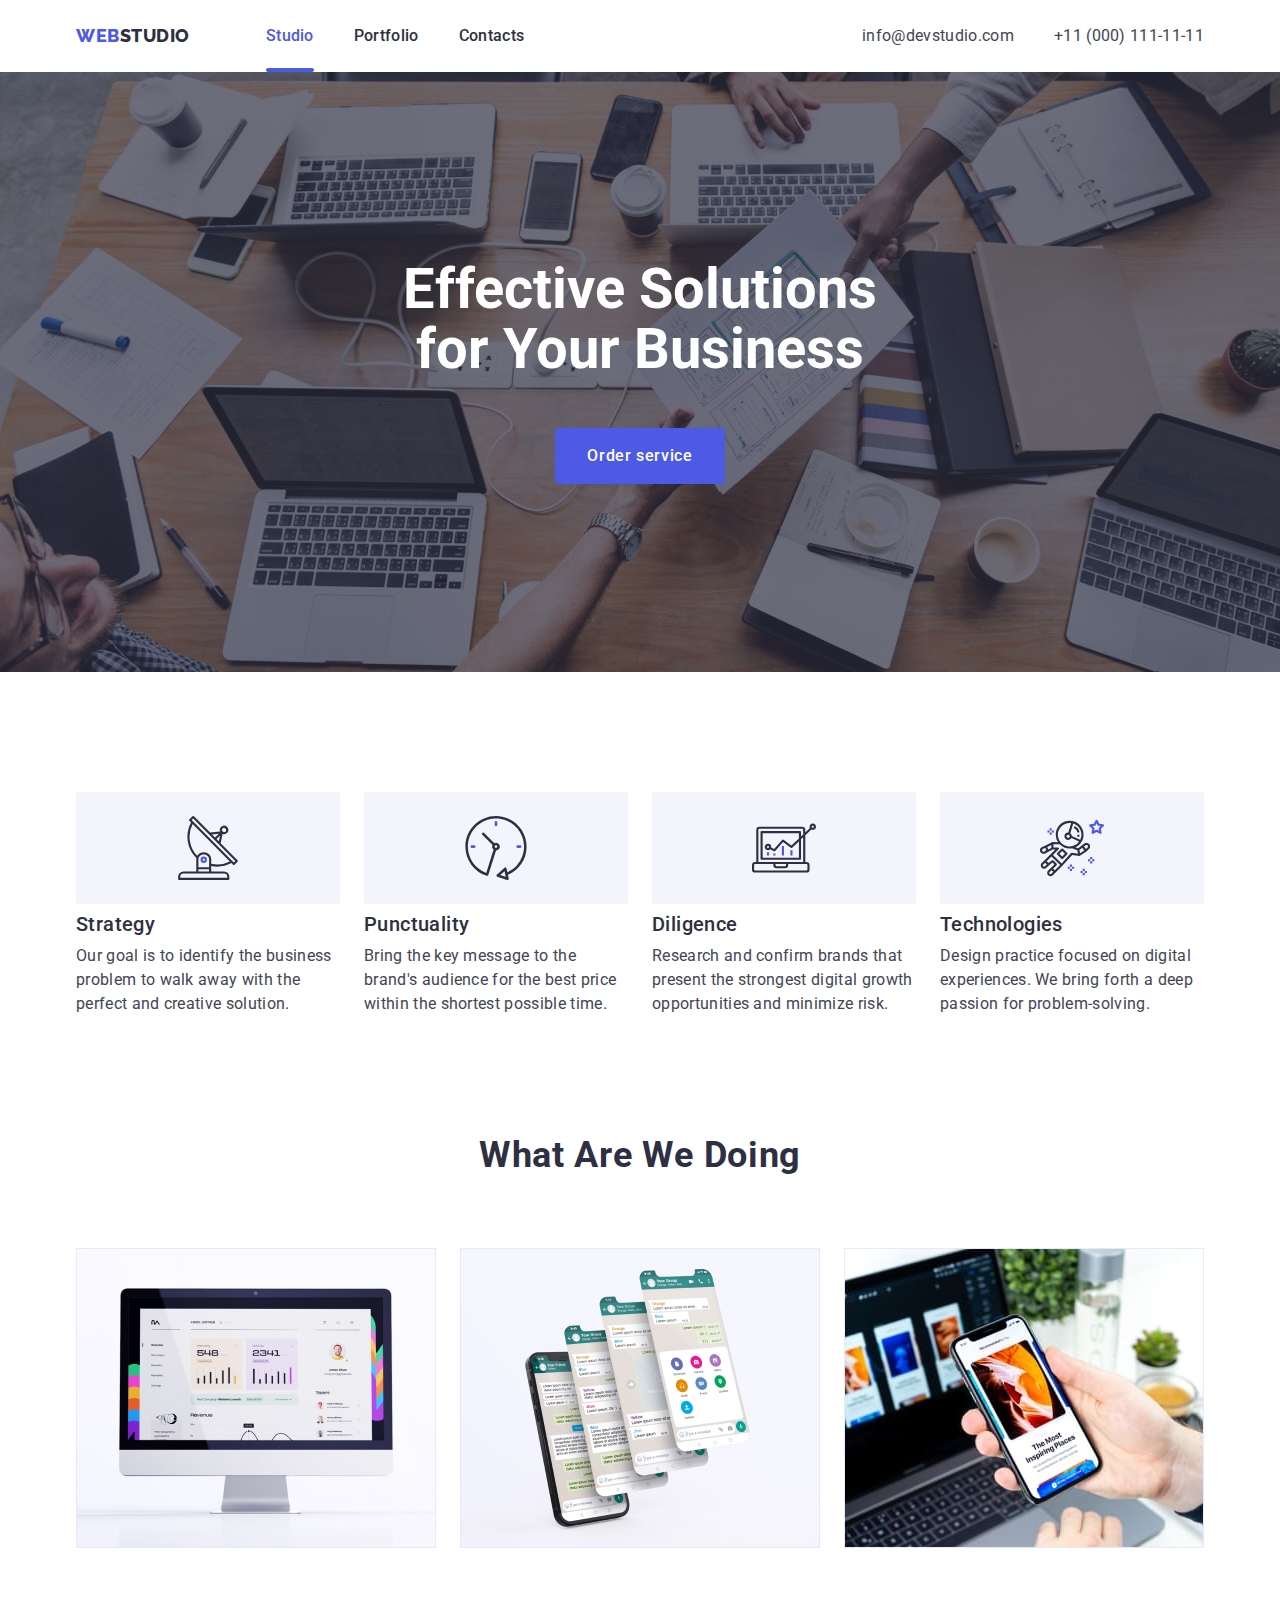
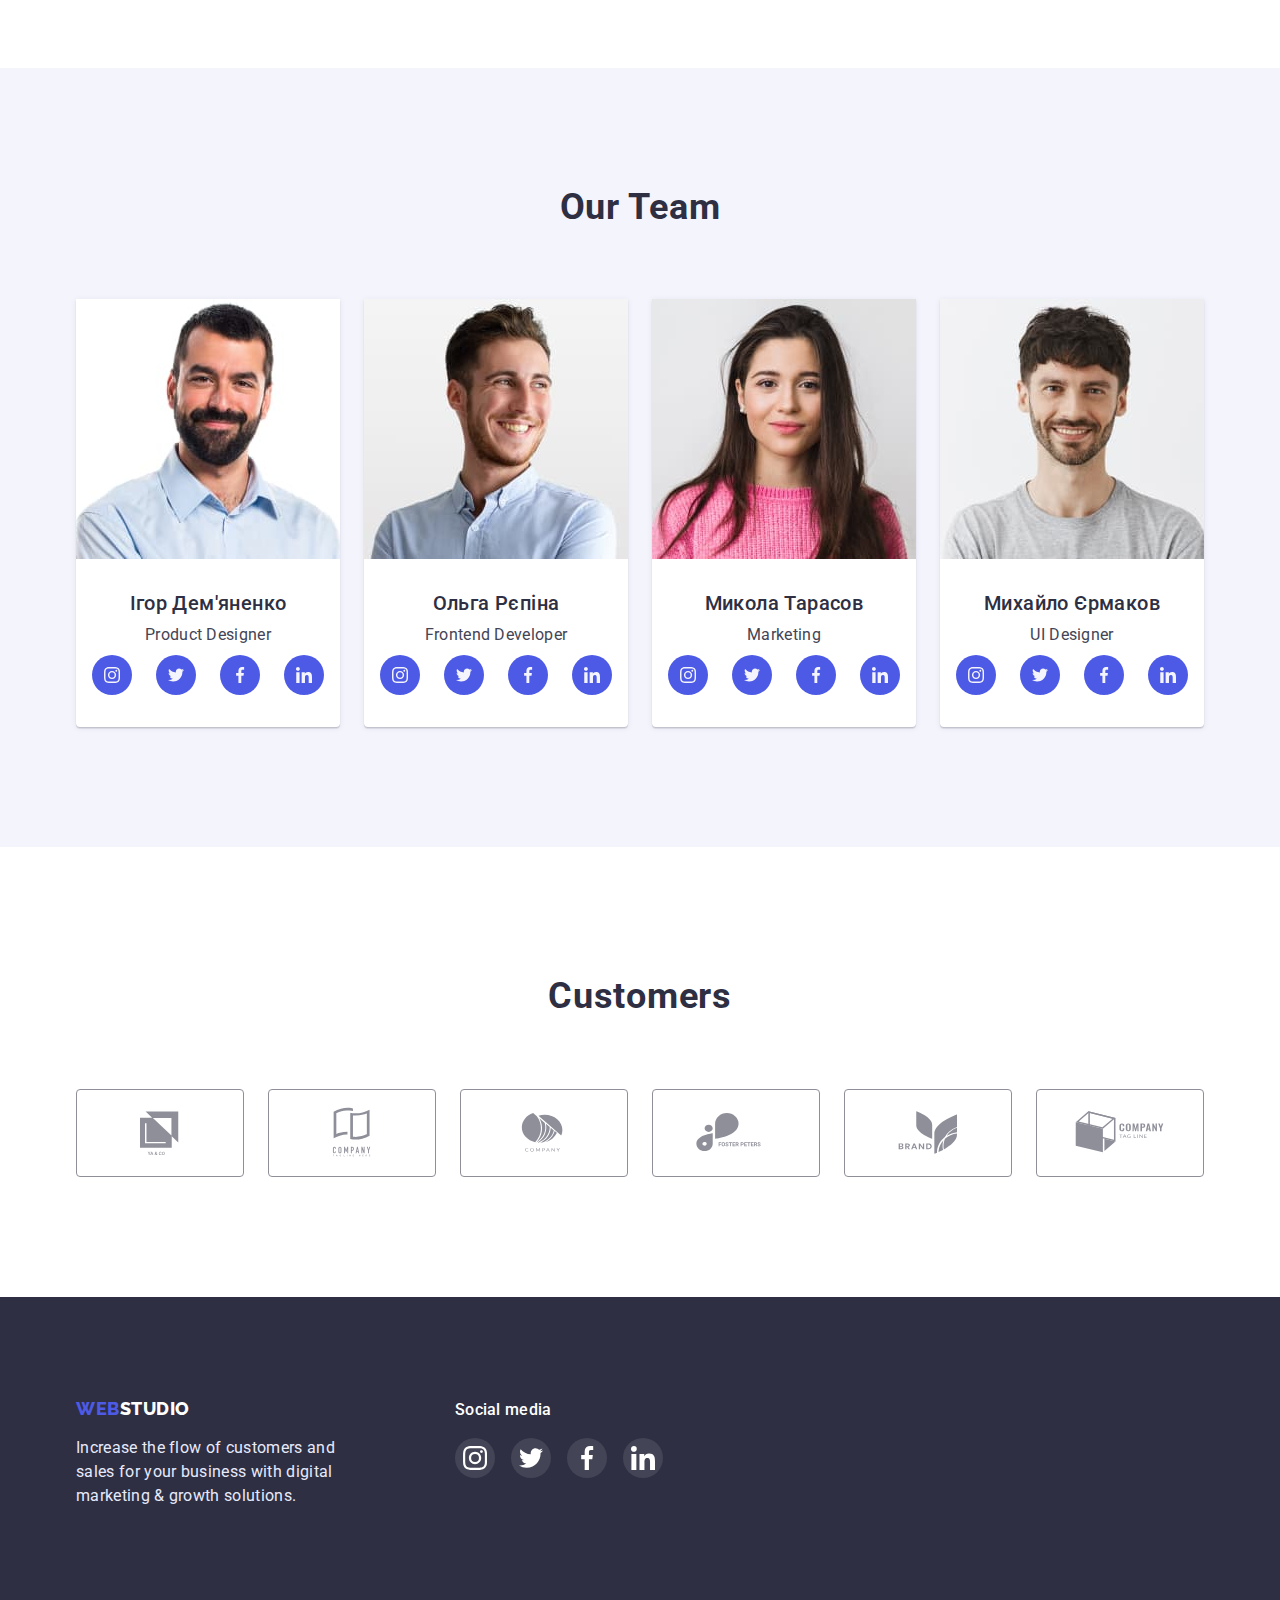
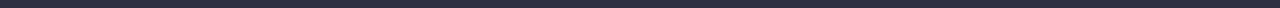
<file: index.html>
<!DOCTYPE html>
<html lang="en">

<head>
    <meta charset="UTF-8">
    <meta http-equiv="X-UA-Compatible" content="IE=edge">
    <meta name="viewport" content="width=device-width, initial-scale=1.0">
    <title>Studio</title>

    <!-- Fonts -->
    <link rel="preconnect" href="https://fonts.googleapis.com">
    <link rel="preconnect" href="https://fonts.gstatic.com" crossorigin>
    <link href="https://fonts.googleapis.com/css2?family=Raleway:wght@800&family=Roboto:wght@400;500;700;900&display=swap" rel="stylesheet">
    
    <!-- Normalize -->
    <link rel="stylesheet" href="https://cdnjs.cloudflare.com/ajax/libs/modern-normalize/1.1.0/modern-normalize.min.css">

    <!-- Custom styles -->
    <link rel="stylesheet" href="./css/styles.css"> 

</head>

<body class="body">
    <header class="header">
        <div class="header-container container">
            <a 
                href="#" 
                class="logo">
                WEB<span class="logo-dark">STUDIO</span>
            </a> 
            <nav>
            <ul class="nav-list">
                <li class="nav-item-underline">
                <a href="./index.html" 
                class="nav-link studio">Studio</a>
                </li>
                <li class="nav-item">
                <a href="./portfolio.html" 
                class="nav-link">Portfolio</a>
                </li>
                <li class="nav-item">
                <a href="#" 
                class="nav-link">Contacts</a>
                </li>
            </ul>
            </nav> 
            <ul class="contact-list">
                <li class="contact-item">
                <a href="mailto:info@devstudio.com" 
                class="contact-link">
                info@devstudio.com</a>
                </li>
                <li class="contact-item">
                <a href="tel:+110001111111" 
                class="contact-link">
                +11 (000) 111-11-11</a>
                </li>
            </ul>
        </div>    
    </header>

    <main>
        <section class="hero section">
            <div class="container">
                <h1 class="hero-caption">Effective Solutions for Your Business</h1>
                <button 
                    class="hero-button" 
                    type="button" 
                    name="order-service" data-modal-open>Order service
                </button>  
            </div>    
        </section> 

        <section class="section">
            <div class="container">
                <h2 hidden>Features</h2>
                <ul class="features-list">
                    <li class="features-item">
                        <div class="features-icon">
                            <svg class="icon-feature" width="64" height="64">
                                <use href="./images/icons/icons.svg#icon-antenna"></use>
                            </svg>
                        </div>
                    <h3 class="features-name">Strategy</h3> 
                    <p class="features-description">Our goal is to identify the business
                        problem to walk away with the perfect and creative solution.</p>
                    </li>
                    <li class="features-item">
                        <div class="features-icon">
                            <svg class="icon-feature" width="64" height="64">
                                <use href="./images/icons/icons.svg#icon-clock"></use>
                            </svg>
                        </div>
                    <h3 class="features-name">Punctuality</h3>
                    <p class="features-description">Bring the key message to the brand's audience for the best price within the shortest possible time.</p>
                    </li>
                    <li class="features-item">
                        <div class="features-icon">
                            <svg class="icon-feature" width="64" height="64">
                                <use href="./images/icons/icons.svg#icon-diagram"></use>
                            </svg>
                        </div>
                    <h3 class="features-name">Diligence</h3>
                    <p class="features-description">Research and confirm brands that present the strongest digital growth opportunities and minimize risk.</p>
                    </li>
                    <li class="features-item">
                        <div class="features-icon">
                            <svg class="icon-feature" width="64" height="64">
                                <use href="./images/icons/icons.svg#icon-astronaut"></use>
                            </svg>
                        </div>
                    <h3 class="features-name">Technologies</h3>
                    <p class="features-description">Design practice focused on digital experiences. We bring forth a deep passion for problem-solving.</p>
                    </li>
                </ul>
            </div>    
        </section> 

        <section class="work">
            <div class="container">
                <h2 class="work-caption">what are we doing</h2>
                <ul class="work-list">
                    <li class="work-item">  
                    <img src="./images/work/img1.jpg" 
                    alt="Сайт" 
                    width="360"
                    height="300" 
                    class="work-img">
                    </li>
                    <li class="work-item">  
                    <img src="./images/work/img2.jpg" 
                    alt="Розробка мобільних додатків" 
                    width="360"
                    height="300" 
                    class="work-img">
                    </li>
                    <li class="work-item">  
                    <img src="./images/work/img3.jpg" 
                    alt="Дизайн" 
                    width="360"
                    height="300" 
                    class="work-img">          
                    </li>
                </ul>
            </div>       
        </section> 

        <section class="team section">
            <div class="container">
                <h2 class="team-caption">Our Team</h2> 
                <ul class="team-list">
                    <li class="team-card">  
                    <img src="./images/team/img1.jpg" 
                    alt="Чоловік з бородою усміхається у блакитній сорочці" 
                    width="264"
                    height="260"
                    class="team-card-img">           
                    <div class="team-text">         
                        <h3 class="team-member">Ігор Дем'яненко</h3>
                        <p class="team-occupation">Product Designer</p>
                        <ul class="team-social-list">
                            <li class="team-social-item">                                         
                                <a href="https://www.instagram.com" class="social-link">
                                    <svg class="icon-social" width="16" height="16">
                                        <use href="./images/icons/icons.svg#icon-instagram"></use>
                                    </svg>
                                </a>
                            </li>
                            <li class="team-social-item">                        
                                <a href="https://www.twitter.com" class="social-link">
                                    <svg class="icon-social" width="16" height="16">
                                        <use href="./images/icons/icons.svg#icon-twitter"></use>
                                    </svg>
                                </a>                        
                            </li>
                            <li class="team-social-item">                      
                                <a href="https://www.facebook.com" class="social-link">
                                    <svg class="icon-social" width="16" height="16">
                                        <use href="./images/icons/icons.svg#icon-facebook"></use>
                                    </svg>
                                </a>                       
                            </li>
                            <li class="team-social-item">                       
                                <a href="https://www.lindedin.com" class="social-link">
                                    <svg class="icon-social" width="16" height="16">
                                        <use href="./images/icons/icons.svg#icon-linkedin"></use>
                                    </svg>
                                </a>
                            </li>                       
                        </ul>   
                    </div>
                    </li>
                    <li class="team-card">  
                    <img src="./images/team/img2.jpg" 
                    alt="Хлопець усміхається у голубій футболці" 
                    width="264"
                    height="260" 
                    class="team-card-img">
                    <div class="team-text">         
                        <h3 class="team-member">Ольга Рєпіна</h3>
                        <p class="team-occupation">Frontend Developer</p>
                        <ul class="team-social-list">
                            <li class="team-social-item">                                    
                                <a  href="https://www.instagram.com" class="social-link">
                                    <svg class="icon-social" width="16" height="16">
                                        <use href="./images/icons/icons.svg#icon-instagram"></use>
                                    </svg>
                                </a>
                            </li>
                            <li class="team-social-item">                        
                                <a href="https://www.twitter.com" class="social-link">
                                    <svg class="icon-social" width="16" height="16">
                                        <use href="./images/icons/icons.svg#icon-twitter"></use>
                                    </svg>
                                </a>                        
                            </li>
                            <li class="team-social-item">                      
                                <a href="https://www.facebook.com" class="social-link">
                                    <svg class="icon-social" width="16" height="16">
                                        <use href="./images/icons/icons.svg#icon-facebook"></use>
                                    </svg>
                                </a>                       
                            </li>
                            <li class="team-social-item">                       
                                <a href="https://www.lindedin.com" class="social-link">
                                    <svg class="icon-social" width="16" height="16">
                                        <use href="./images/icons/icons.svg#icon-linkedin"></use>
                                    </svg>
                                </a>
                            </li>                       
                        </ul>   
                    </div>
                    </li>
                    <li class="team-card">  
                    <img src="./images/team/img3.jpg" 
                    alt="Дівчина усміхається у розовій кофтині" 
                    width="264" 
                    height="260"
                    class="team-card-img">
                    <div class="team-text">         
                        <h3 class="team-member">Микола Тарасов</h3>
                        <p class="team-occupation">Marketing</p>
                        <ul class="team-social-list">
                            <li class="team-social-item">                                        
                                <a  href="https://www.instagram.com" class="social-link">
                                    <svg class="icon-social" width="16" height="16">
                                        <use href="./images/icons/icons.svg#icon-instagram"></use>
                                    </svg>
                                </a>
                            </li>
                            <li class="team-social-item">                        
                                <a href="https://www.twitter.com" class="social-link">
                                    <svg class="icon-social" width="16" height="16">
                                        <use href="./images/icons/icons.svg#icon-twitter"></use>
                                    </svg>
                                </a>                        
                            </li>
                            <li class="team-social-item">                      
                                <a href="https://www.facebook.com" class="social-link">
                                    <svg class="icon-social" width="16" height="16">
                                        <use href="./images/icons/icons.svg#icon-facebook"></use>
                                    </svg>
                                </a>                       
                            </li>
                            <li class="team-social-item">                       
                                <a href="https://www.lindedin.com" class="social-link">
                                    <svg class="icon-social" width="16" height="16">
                                        <use href="./images/icons/icons.svg#icon-linkedin"></use>
                                    </svg>
                                </a>
                            </li>                       
                        </ul>   
                    </div>
                    </li>
                    <li class="team-card">  
                    <img src="./images/team/img4.jpg" 
                    alt="Чоловік усміхається у сірій футболці" 
                    width="264"
                    height="260" 
                    class="team-card-img">
                    <div class="team-text">         
                        <h3 class="team-member">Михайло Єрмаков</h3>
                        <p class="team-occupation">UI Designer</p>
                        <ul class="team-social-list">
                            <li class="team-social-item">                                        
                                <a  href="https://www.instagram.com" class="social-link">
                                    <svg class="icon-social" width="16" height="16">
                                        <use href="./images/icons/icons.svg#icon-instagram"></use>
                                    </svg>
                                </a>
                            </li>
                            <li class="team-social-item">                        
                                <a href="https://www.twitter.com" class="social-link">
                                    <svg class="icon-social" width="16" height="16">
                                        <use href="./images/icons/icons.svg#icon-twitter"></use>
                                    </svg>
                                </a>                        
                            </li>
                            <li class="team-social-item">                      
                                <a href="https://www.facebook.com" class="social-link">
                                    <svg class="icon-social" width="16" height="16">
                                        <use href="./images/icons/icons.svg#icon-facebook"></use>
                                    </svg>
                                </a>                       
                            </li>
                            <li class="team-social-item">                       
                                <a href="https://www.lindedin.com" class="social-link">
                                    <svg class="icon-social" width="16" height="16">
                                        <use href="./images/icons/icons.svg#icon-linkedin"></use>
                                    </svg>
                                </a>
                            </li>                       
                        </ul>   
                    </div>
                </ul>
            </div>
        </section>

        <section class="clients">
            <div class="container">
                <h2 class="clients-caption">Customers</h2>
                <ul class="clients-list">
                    <li class="clients-item">
                        <a href="#" class="clients-link">
                            <svg class="icon-clients" width="104" height="56">
                            <use href="./images/icons/icons.svg#icon-logo"></use>
                            </svg>
                        </a>
                    </li>
                    <li class="clients-item">
                        <a href="#" class="clients-link">
                            <svg class="icon-clients" width="104" height="56">
                            <use href="./images/icons/icons.svg#icon-logo2"></use>
                            </svg>
                        </a>
                    </li>
                    <li class="clients-item">
                        <a href="#" class="clients-link">
                            <svg class="icon-clients" width="104" height="56">
                            <use href="./images/icons/icons.svg#icon-logo3"></use>
                            </svg>
                        </a>
                    </li>
                    <li class="clients-item">
                        <a href="#" class="clients-link">
                            <svg class="icon-clients" width="104" height="56">
                            <use href="./images/icons/icons.svg#icon-logo4"></use>
                            </svg>
                        </a>
                    </li>
                    <li class="clients-item">
                        <a href="#" class="clients-link">
                            <svg class="icon-clients" width="104" height="56">
                            <use href="./images/icons/icons.svg#icon-logo5"></use>
                            </svg>
                        </a>
                    </li>
                    <li class="clients-item">
                        <a href="#" class="clients-link">
                            <svg class="icon-clients" width="104" height="56">
                            <use href="./images/icons/icons.svg#icon-logo6"></use>
                            </svg>
                        </a>
                    </li>
                </ul>
            </div> 
        </section>
    </main>

    <footer class="footer">
        <div class="footer-container container">
            <div class="footer-wrap">
                <a href="./index.html" 
                    class="footer-logo">
                    WEB<span class="footer-logo-white">STUDIO</span>
                </a>
                <p class="footer-text">Increase the flow of customers and <br>sales for your business with digital<br> marketing & growth solutions.</p>
            </div>
            <div class="footer-social">
                <p class="footer-subscribe-text">Social media</p>
                <ul class="footer-icon-list">
                    <li>
                        <a  class="footer-social-link" href="https://www.instagram.com">
                            <svg class="footer-icon-social" width="24" height="24">
                                <use href="./images/icons/icons.svg#icon-instagram"></use>
                            </svg>
                        </a>
                    </li>
                    <li>
                        <a  class="footer-social-link" href="https://www.twitter.com">
                            <svg class="footer-icon-social" width="24" height="24">
                                <use href="./images/icons/icons.svg#icon-twitter"></use>
                            </svg>
                        </a>
                    </li>
                    <li> 
                        <a  class="footer-social-link" href="https://www.facebook.com">
                            <svg class="footer-icon-social" width="24" height="24">
                                <use href="./images/icons/icons.svg#icon-facebook"></use>
                            </svg>
                        </a>
                    </li>
                    <li>  
                        <a  class="footer-social-link" href="https://www.lindedin.com">
                            <svg class="footer-icon-social" width="24" height="24">
                                <use href="./images/icons/icons.svg#icon-linkedin"></use>
                            </svg>
                        </a>
                    </li>
                </ul>
            </div>
        </div>
    </footer>

    <!-- Modal window -->
    <div class="backdrop is-hidden" data-modal>
        <div class="modal">
            <button class="modal-button" type="button" data-modal-close>
            <svg class="modal-button-icon" width="8" height="8">
                <use href="./images/icons/icons.svg#icon-close"></use>
            </svg>
            </button>
        </div>
    </div>
        
    <!-- Scripts -->
    <script src="./js/modal.js"></script>
</body>
</html>
</file>
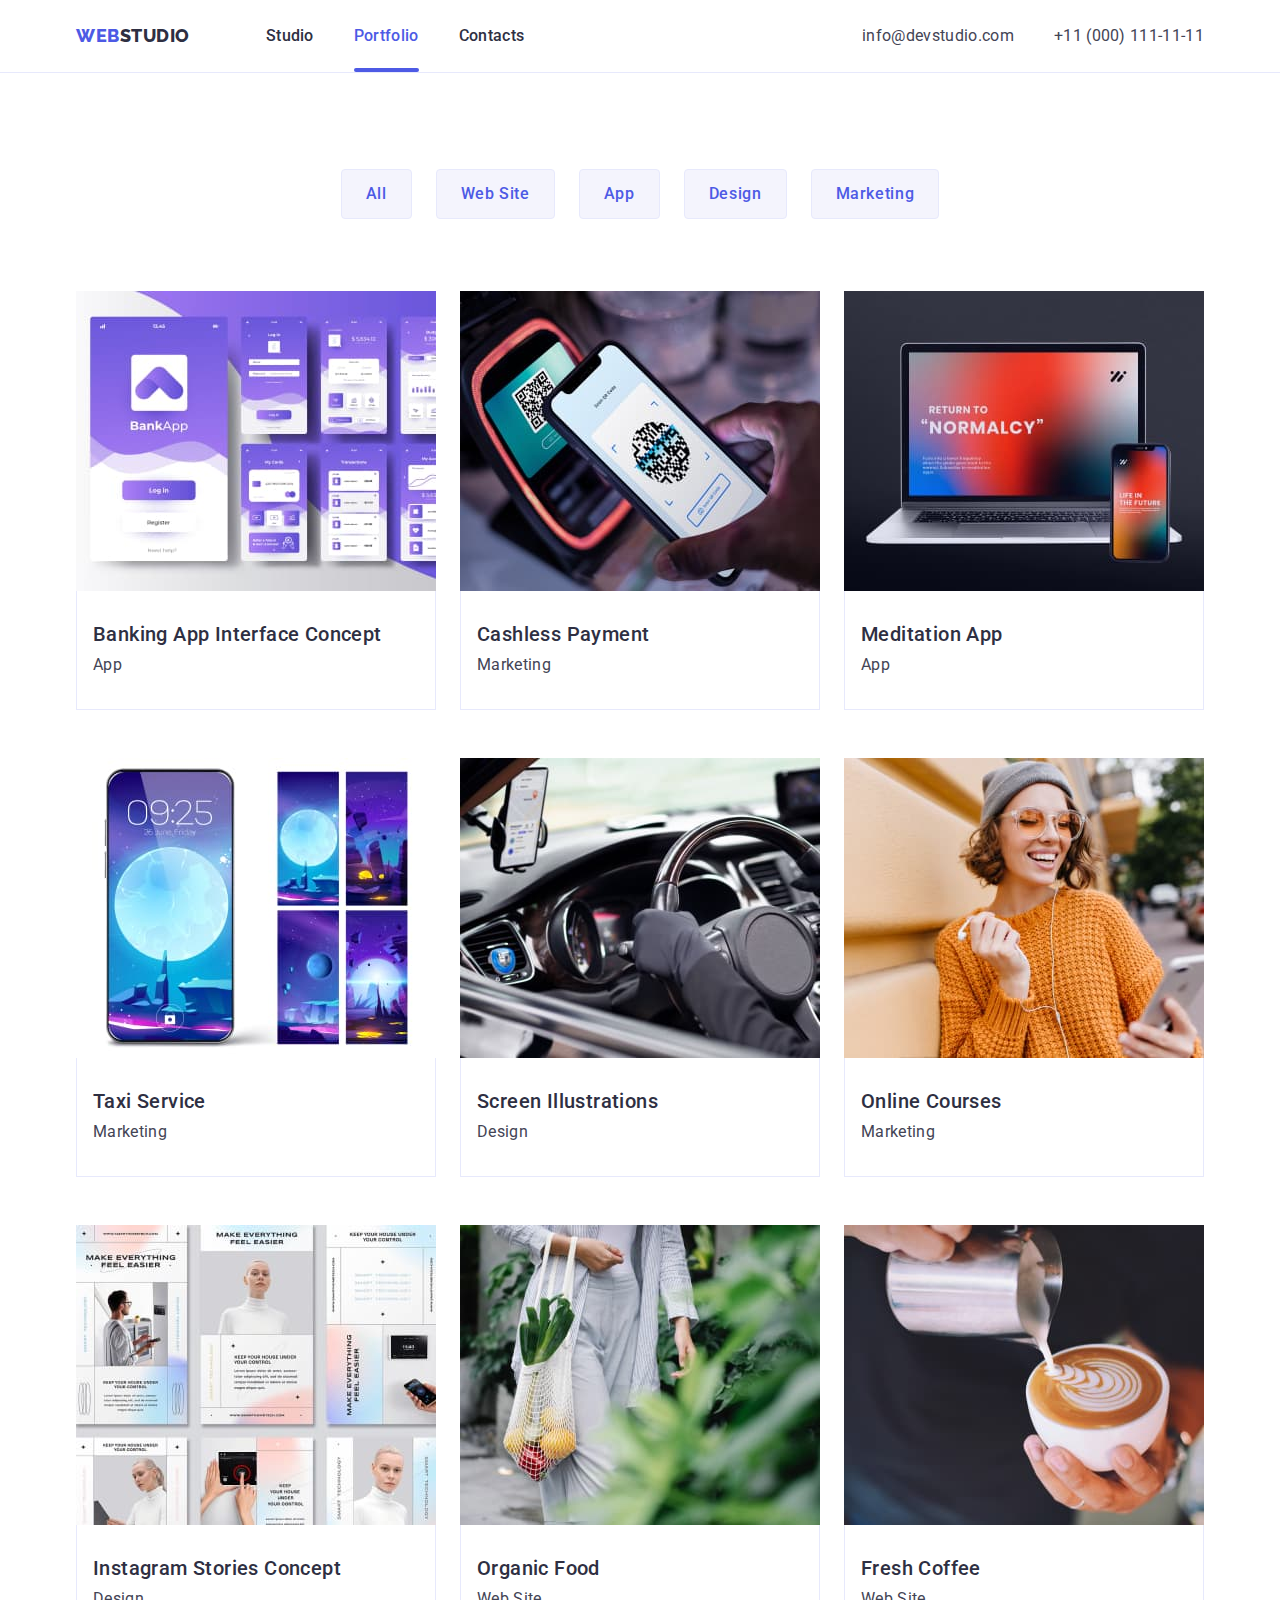
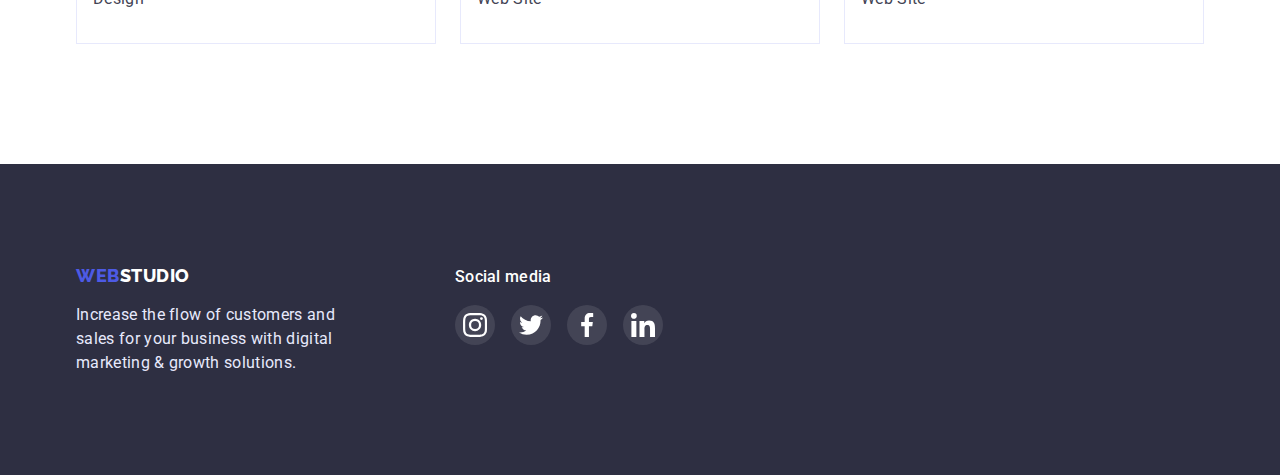
<file: portfolio.html>
<!DOCTYPE html>
<html lang="en">

<head>
    <meta charset="UTF-8">
    <meta http-equiv="X-UA-Compatible" content="IE=edge">
    <meta name="viewport" content="width=device-width, initial-scale=1.0">
    <title>Portfolio</title>

    <!-- Fonts -->
    <link rel="preconnect" href="https://fonts.googleapis.com">
    <link rel="preconnect" href="https://fonts.gstatic.com" crossorigin>
    <link href="https://fonts.googleapis.com/css2?family=Raleway:wght@800&family=Roboto:wght@400;500;700;900&display=swap" rel="stylesheet">
    
    <!-- Normalize -->
    <link rel="stylesheet" href="https://cdnjs.cloudflare.com/ajax/libs/modern-normalize/1.1.0/modern-normalize.min.css">

    <!-- Custom styles -->
    <link rel="stylesheet" href="./css/styles.css"> 

</head>

<body class="body">
    <header class="header portfolio">
        <div class="header-container container">
            <a 
                href="#" 
                class="logo">
                WEB<span class="logo-dark">STUDIO</span>
            </a> 
            <nav>
            <ul class="nav-list">
                <li class="nav-item">
                <a href="./index.html" 
                class="nav-link">Studio</a>
                </li>
                <li class="nav-item-underline">
                <a href="./portfolio.html" 
                class="nav-link portfolio">Portfolio</a>
                </li>
                <li class="nav-item">
                <a href="#" 
                class="nav-link">Contacts</a>
                </li>
            </ul>
            </nav> 
            <ul class="contact-list">
                <li class="contact-item">
                <a href="mailto:info@devstudio.com" 
                class="contact-link">
                info@devstudio.com</a>
                </li>
                <li class="contact-item">
                <a href="tel:+110001111111" 
                class="contact-link">
                +11 (000) 111-11-11</a>
                </li>
            </ul>
        </div>    
    </header>

    <main>
        <section class="main">
            <div class="container">
                <h1 hidden>Портфоліо</h1>
                <ul class="button-list">
                    <li class="button-item">
                    <button type="button" class="button">All</button>
                    </li>
                    <li class="button-item">
                    <button type="button" class="button">Web Site</button>
                    </li>
                    <li class="button-item">
                    <button type="button" class="button">App</button> 
                    </li>
                    <li class="button-item">
                    <button type="button" class="button">Design</button>
                    </li>
                    <li class="button-item">
                    <button type="button" class="button">Marketing</button> 
                    </li>
                </ul>

                <ul class="project-list">
                    <li class="project-item">
                        <a href="#" class="project-link"> 
                            <div class="img-area"> 
                            <img src="./images/portfolio/img1.jpg" 
                            alt="Інтерфейс додатка в розробі" 
                            width="360" 
                            height="300"
                            class="project-img"> 
                            <p class="text-area"> 
                                14 Stylish and User-Friendly App Design Concepts · Task Manager App · Calorie Tracker App · Exotic Fruit Ecommerce App · Cloud Storage App
                            </p>
                            </div>
                            <div class="project-box">
                                <h2 class="project-title">Banking App Interface Concept</h2> 
                                <p class="project-description">App</p>
                            </div>
                        </a>
                    </li>

                    <li class="project-item">
                        <a href="#" class="project-link"> 
                            <div class="img-area"> 
                            <img src="./images/portfolio/img2.jpg" 
                            alt="Оплата через штрих-код" 
                            width="360" 
                            height="300"
                            class="project-img">
                            <p class="text-area"> 
                                14 Stylish and User-Friendly App Design Concepts · Task Manager App · Calorie Tracker App · Exotic Fruit Ecommerce App · Cloud Storage App    
                            </p>
                            </div>
                            <div class="project-box">
                                <h2 class="project-title">Cashless Payment</h2>
                                <p class="project-description">Marketing</p>
                            </div>
                        </a>
                    </li>
                    
                    <li class="project-item">
                        <a href="#" class="project-link"> 
                            <div class="img-area"> 
                            <img src="./images/portfolio/img3.jpg" 
                            alt="Сторінка сайту" 
                            width="360" 
                            height="300"
                            class="project-img">
                            <p class="text-area"> 
                                14 Stylish and User-Friendly App Design Concepts · Task Manager App · Calorie Tracker App · Exotic Fruit Ecommerce App · Cloud Storage App    
                            </p>
                            </div>
                            <div class="project-box">
                                <h2 class="project-title">Meditation App</h2>
                                <p class="project-description">App</p>
                            </div>
                        </a>    

                    <li class="project-item">
                        <a href="#" class="project-link"> 
                            <div class="img-area"> 
                            <img src="./images/portfolio/img4.jpg" 
                            alt="Лок-скрін телефону" 
                            width="360" 
                            height="300" 
                            class="project-img">
                            <p class="text-area"> 
                                14 Stylish and User-Friendly App Design Concepts · Task Manager App · Calorie Tracker App · Exotic Fruit Ecommerce App · Cloud Storage App   
                            </p>
                            </div>
                            <div class="project-box">
                                <h2 class="project-title">Taxi Service</h2>
                                <p class="project-description">Marketing</p>
                            </div>
                        </a>
                    </li>
                    
                    <li class="project-item">
                        <a href="#" class="project-link"> 
                            <div class="img-area"> 
                            <img src="./images/portfolio/img5.jpg" 
                            alt="Людина за рулем з телефоном прекріпленим до лобового стікла" 
                            width="360" 
                            height="300" 
                            class="project-img">
                            <p class="text-area"> 
                                14 Stylish and User-Friendly App Design Concepts · Task Manager App · Calorie Tracker App · Exotic Fruit Ecommerce App · Cloud Storage App  
                            </p>
                            </div>
                            <div class="project-box">
                                <h2 class="project-title">Screen Illustrations</h2> 
                                <p class="project-description">Design</p>
                            </div>
                        </a>

                    <li class="project-item">
                        <a href="#" class="project-link"> 
                            <div class="img-area"> 
                            <img src="./images/portfolio/img6.jpg" 
                            alt="Дівчина з навушниками дивиться у телефон" 
                            width="360" 
                            height="300"
                            class="project-img">
                            <p class="text-area"> 
                                14 Stylish and User-Friendly App Design Concepts · Task Manager App · Calorie Tracker App · Exotic Fruit Ecommerce App · Cloud Storage App    
                            </p>
                            </div>
                            <div class="project-box">
                                <h2 class="project-title">Online Courses</h2>
                                <p class="project-description">Marketing</p>
                            </div>
                        </a>
                    </li>

                    <li class="project-item">
                        <a href="#" class="project-link"> 
                            <div class="img-area"> 
                            <img src="./images/portfolio/img7.jpg" 
                            alt="Дизайн сторіс" 
                            width="360" 
                            height="300" 
                            class="project-img">
                            <p class="text-area"> 
                                14 Stylish and User-Friendly App Design Concepts · Task Manager App · Calorie Tracker App · Exotic Fruit Ecommerce App · Cloud Storage App   
                            </p>
                            </div>
                            <div class="project-box">
                                <h2 class="project-title">Instagram Stories Concept</h2> 
                                <p class="project-description">Design</p>
                            </div>
                        </a>
                    </li>

                    <li class="project-item">
                        <a href="#" class="project-link"> 
                            <div class="img-area"> 
                            <img src="./images/portfolio/img8.jpg" 
                            alt="Овочі у екологічному пакеті" 
                            width="360" 
                            height="300" 
                            class="project-img">
                            <p class="text-area"> 
                                14 Stylish and User-Friendly App Design Concepts · Task Manager App · Calorie Tracker App · Exotic Fruit Ecommerce App · Cloud Storage App  
                            </p>
                            </div>
                            <div class="project-box">
                                <h2 class="project-title">Organic Food</h2>
                                <p class="project-description">Web Site</p>
                            </div>
                        </a>
                    </li>

                    <li class="project-item">
                        <a href="#" class="project-link"> 
                            <div class="img-area"> 
                            <img src="./images/portfolio/img9.jpg" 
                            alt="Кружка кави" 
                            width="360" 
                            height="300" 
                            class="project-img">
                            <p class="text-area"> 
                                14 Stylish and User-Friendly App Design Concepts · Task Manager App · Calorie Tracker App · Exotic Fruit Ecommerce App · Cloud Storage App   
                            </p>
                            </div>
                            <div class="project-box">
                                <h2 class="project-title">Fresh Coffee</h2>
                                <p class="project-description">Web Site</p>
                            </div>
                        </a>
                    </li>
                </ul>
            </div>
        </section>
    </main>

    <footer class="footer">
        <div class="footer-container container">
            <div class="footer-wrap">
                <a href="./index.html" 
                    class="footer-logo">
                    WEB<span class="footer-logo-white">STUDIO</span>
                </a>
                <p class="footer-text">Increase the flow of customers and <br>sales for your business with digital<br> marketing & growth solutions.</p>
            </div>
            <div class="footer-social">
                <p class="footer-subscribe-text">Social media</p>
                <ul class="footer-icon-list">
                    <li>
                        <a  class="footer-social-link" href="https://www.instagram.com">
                            <svg class="footer-icon-social" width="24" height="24">
                                <use href="./images/icons/icons.svg#icon-instagram"></use>
                            </svg>
                        </a>
                    </li>
                    <li>
                        <a  class="footer-social-link" href="https://www.twitter.com">
                            <svg class="footer-icon-social" width="24" height="24">
                                <use href="./images/icons/icons.svg#icon-twitter"></use>
                            </svg>
                        </a>
                    </li>
                    <li> 
                        <a  class="footer-social-link" href="https://www.facebook.com">
                            <svg class="footer-icon-social" width="24" height="24">
                                <use href="./images/icons/icons.svg#icon-facebook"></use>
                            </svg>
                        </a>
                    </li>
                    <li>  
                        <a  class="footer-social-link" href="https://www.lindedin.com">
                            <svg class="footer-icon-social" width="24" height="24">
                                <use href="./images/icons/icons.svg#icon-linkedin"></use>
                            </svg>
                        </a>
                    </li>
                </ul>
            </div>
        </div>
    </footer>
</body>
</html>
</file>
<file: css/styles.css>
:root {
    /*bg colors*/
    --pressed-state:#404BBF;

    /*text colors*/
    --white: #FFFFFF;
    --dark:#2E2F42;
    --primary-brand:#4D5AE5;
    --text:#434455;
    --subtle-text:#8E8F99;
    --accent:#E7E9FC;

    /*other colors*/
    --light:#F4F4FD;
    --success:#31D0AA;

    /* font-size */
    --16px:16px;
    --18px:18px;
    --20px:20px;
    --36px:36px;

    /* font-weight */
    --400:400;
    --500:500;
    --700:700;
    --800:800;

    /* line-height */
    --one-one:1.1;
    --one-two:1.2;
    --one-three:1.3;    
    --one-five:1.5;

    /* letter-spacing */
    --two:0.02em;
    --three:0.03em;
    --four:0.04em;
}


/**
  |============================
  | Reset
  |============================
*/

h1,h2,h3,h4,h5,h6,p,ul {
    margin:0;
}

ul {
    list-style: none;
    margin: 0;
    padding: 0;
}

a {
    text-decoration: none;
}

img {
    display: block;
}


/**
  |============================
  | Base styles
  |============================
*/

body {
    font-family: 'Roboto', sans-serif;
    font-style: normal;
    color:var(--primary-brand);
    background-color: white;
    padding: 0;
    margin: 0;   
}

.section {
    padding-top: 120px;
    padding-bottom: 120px;
}

.container {
    width: 1158px;
    padding: 0 15px;
    margin-left: auto;
    margin-right: auto;
}

/**
  |============================
  | Studio page
  |============================
*/
/* Header */

.header-container {
    display: flex;
    align-items: center;
}


.logo {
    font-family: 'Raleway';
    font-style: inherit;
    font-weight: var(--800);
    font-size: var(--18px);
    line-height: var(--one-three);
    display: flex;
    align-items: center;
    letter-spacing: var(--three);
    text-transform: uppercase;
    text-decoration: none;
    color: inherit;
    transition-property: color;
    transition-duration: 250ms; 
    transition-timing-function:cubic-bezier(0.4, 0, 0.2, 1);
}


.logo:hover,
.logo:focus {
    color: inherit;
}

.logo-dark {
    font-family: 'Raleway';
    font-style: inherit;
    font-weight: var(--800);
    font-size: var(--18px);
    line-height:var(--one-three);
    display: flex;
    align-items: center;
    letter-spacing: var(--three);
    text-transform: uppercase;
    text-decoration: none;
    color: var(--dark);
    transition-property: color;
    transition-duration: 250ms; 
    transition-timing-function:cubic-bezier(0.4, 0, 0.2, 1);
}


.logo-dark:hover,
.logo-dark:focus {
    color: inherit;
}

.nav-list {
    display: flex;
    font-size: 14px;
    line-height: var(--one-one);
    font-weight: var(--500);
    margin-left: 76px;
    gap: 40px;
    align-items: center;
}

.nav-item-underline {
    position: relative;
}

.nav-link {
    font-style: inherit;
    font-weight: var(--500);
    font-size: var(--16px);
    line-height: var(--one-five);
    letter-spacing: var(--two);
    color: var(--dark);
    text-decoration: none;
    text-align: center;
    transition-property: color;
    transition-duration: 250ms; 
    transition-timing-function:cubic-bezier(0.4, 0, 0.2, 1);
} 

.nav-link.studio::after {
    color: inherit;
    border-bottom: 4px solid var(--primary-brand); 
    position: absolute;
    content: '';
    border-radius: 2px;
    bottom: -24px; 
    margin: 0 auto;
    left: 0;
    right: 0; 
}


.nav-link:hover,
.nav-link:focus {
    color: inherit;
}

.nav-link.studio {
    color: inherit;
    align-items: center;
}


.contact-list {
    display: flex;
    gap: 40px;
    padding-top: 24px;
    padding-bottom: 24px;
    margin-left: auto;
    align-items: center;
}

.contact-link {
    font-style: inherit;
    font-weight: var(--400);
    font-size: var(--16px);
    line-height: var(--one-five);
    letter-spacing: var(--two);
    color:var(--text);
    text-decoration: none;
    align-items: center;
    transition-property: color;
    transition-duration: 250ms; 
    transition-timing-function:cubic-bezier(0.4, 0, 0.2, 1);
}

.contact-link:hover,
.contact-link:focus {
    color: inherit;
}

/* Hero section */

.hero {
    background-image: linear-gradient(to right,rgba(46, 47, 66, 0.7),rgba(46, 47, 66, 0.7)), url(../images/hero/people-office.jpg);
    text-align: center; 
    padding-bottom: 188px;
    padding-top: 188px;
    margin: auto;
    text-align: center;
    max-width: 1440px;
    background-repeat: no-repeat;
    background-size: cover;
}


.hero-caption {
    font-family: inherit;
    font-style: inherit;
    font-weight: var(--700);
    font-size: 56px;
    line-height: 1.07; 
    text-align: center;
    color: var(--white);  
    margin-left: auto;
    margin-right: auto;
    margin-bottom: 48px;
    width: 494px;
    height: 120px;
}


.hero-button {
    font-family: inherit;
    font-style: inherit;
    font-weight: var(--500);
    font-size: var(--16px);
    line-height: var(--one-five);
    align-items: center;
    letter-spacing: var(--four);
    color: var(--white);
    cursor: pointer;
    border-radius: 4px;
    border: 0ch;
    background-color: var(--primary-brand);
    height: 56px;
    padding-top: 16px;
    padding-right: 32px;
    padding-left: 32px;
    padding-bottom: 16px;
    transition-property: background-color;
    transition-duration: 250ms; 
    transition-timing-function:cubic-bezier(0.4, 0, 0.2, 1);
}

.hero-button:hover,
.hero-button:focus {
    background-color: var(--pressed-state);
}


/* Features section  */

.features-list {
    display: flex;
    gap: 24px;
}

.features-item {
    width: 264px;
}

.features-name {
    font-style: inherit;
    font-weight: var(--500);
    font-size: var(--20px);
    line-height: var(--one-two);
    letter-spacing: var(--two);
    text-transform: capitalize;  
    color: var(--dark);   
    margin-bottom: 8px;  
}


.features-description {
    font-size: var(--16px);
    line-height: var(--one-five);
    letter-spacing: var(--two);
    color: var(--text);
}


/* Features section icons */

.features-icon {
    display: flex;
    border-radius: 4px;
    background-color:var(--light);
    justify-content: center;
    height: 112px;
    align-items: center;
    margin-bottom: 8px;
}

.icon-feature {
    display: flex;
}


/* Work section */

.work {
    padding-bottom:120px;
}


.work-caption {
    font-style: inherit;
    font-weight: var(--700);
    font-size: var(--36px);
    line-height: var(--one-one);
    text-align: center;
    letter-spacing: var(--two);
    text-transform: capitalize;
    color: var(--dark);
    margin-bottom:72px;
}

.work-list {
    display: flex;
    gap: 24px;
}

/* Team section */

.team {
    background-color: var(--light);
}

.team-caption {
    font-style: inherit;
    font-weight: var(--700);
    font-size: var(--36px);
    line-height: var(--one-one);
    text-align: center;
    letter-spacing: var(--two);
    text-transform: capitalize;
    color: var(--dark);
    margin-bottom:72px;
}

.team-list {
    display: flex; 
    gap: 24px;

}

.team-card {
    background: var(--white);
    box-shadow: 0px 1px 6px rgba(46, 47, 66, 0.08), 0px 1px 1px rgba(46, 47, 66, 0.16), 0px 2px 1px rgba(46, 47, 66, 0.08);
    border-radius: 0px 0px 4px 4px;
}

.team-card-img {
    align-items: center;
}

.team-text {
   padding: 32px 16px;
}

.team-member {
    font-style: inherit;
    font-weight: var(--500);
    font-size: var(--20px);
    line-height:var(--one-two);
    text-align: center;
    letter-spacing: var(--two);
    color:var(--dark);
    margin-bottom: 8px;
}

.team-occupation {
    font-size: var(--16px);
    line-height: var(--one-five);
    text-align: center;
    letter-spacing: var(--two);
    color:var(--text);
    margin-bottom: 8px;
}

/* Team section icons */

.team-social-list { 
    display: flex;     
}

.team-social-item:not(:last-child) {
    margin-right: 24px; 
}

.social-link {
    display: flex;    
    justify-content: center;
    align-items: center;
    width: 40px;
    height: 40px;
    border-radius: 50%;
    fill: var(--light);
    background-color: var(--primary-brand);  
    transition-property: background-color;  
    transition-duration: 250ms; 
    transition-timing-function:cubic-bezier(0.4, 0, 0.2, 1);
}

.social-link:hover {background-color:  var(--pressed-state);}
.social-link:focus {background-color:  var(--pressed-state); outline: none;}

.social-link:hover .icon-social {fill: var(--light); background-color:  var(--pressed-state);}
.social-link:focus .icon-social {fill: var(--light); background-color:  var(--pressed-state); outline: none;}

/* Clients section */

.clients {
    padding-bottom: 120px;
    padding-top: 130px;
}

.clients-caption {
    font-weight: var(--700);
    font-size: var(--36px);
    line-height: var(--one-one);
    text-align: center;
    letter-spacing: var(--two);
    text-transform: capitalize;
    color: var(--dark);   
    margin-bottom: 72px;
}

.clients-list {
    display:inline-flex;
    gap: 24px;
}

/* Clients section icons */

.clients-link {
    fill: var(--subtle-text);     
    border: 1px solid var(--subtle-text);
    display: flex;
    width: 168px;
    height: 88px;
    border-radius: 4px;
    align-items: center;
    justify-content: center;  
    transition-property:border-color, fill;  
    transition-duration: 250ms; 
    transition-timing-function:cubic-bezier(0.4, 0, 0.2, 1);
}

.clients-link:hover {border-color:var(--pressed-state);}
.clients-link:focus {outline: none; border-color:var(--pressed-state);}

.clients-link:hover .icon-clients { fill:var(--pressed-state);border-color:var(--pressed-state);}
.clients-link:focus .icon-clients { fill:var(--pressed-state);border-color:var(--pressed-state);}

/* Footer */

.footer {
    background-color: var(--dark); 
    padding: 100px 0;
}

.footer-container {
    display: flex;
    align-items:baseline;
}

.footer-logo {
    font-family: 'Raleway';
    font-style: inherit;
    font-weight: var(--800);
    font-size: var(--18px);
    line-height: var(--one-three);
    display: flex;
    align-items: center;
    letter-spacing: var(--three);
    text-transform: uppercase;
    text-decoration: none;
    color: var(--primary-brand); 
    margin-bottom: 16px;
}

.footer-logo-white {
    font-family: 'Raleway';
    font-style: inherit;
    font-weight: var(--800);
    font-size: var(--18px);
    line-height: var(--one-three);
    display: flex;
    align-items: center;
    letter-spacing: var(--three);
    text-transform: uppercase;
    text-decoration: none;
    color: var(--white); 
    transition-property:color;  
    transition-duration: 250ms; 
    transition-timing-function:cubic-bezier(0.4, 0, 0.2, 1);
}

.footer-logo-white:hover,
.footer-logo-white:focus {
   color:inherit; 
}

.footer-text {
    font-size: var(--16px);
    line-height: var(--one-five);
    letter-spacing: var(--two);
    color: var(--accent);
}

.footer-social {
    margin-left: 120px;  
}

.footer-subscribe-text {
    font-weight: var(--500);
    font-size: var(--16px);
    line-height: var(--one-five);
    letter-spacing: var(--two);
    color: var(--white);   
    margin-bottom: 16px;
}

/* Footer section icons */

.footer-icon-list {
    display: flex;
    gap: 16px;  
}


.footer-social-link {
    display: flex;
    width: 40px;
    height: 40px;
    border-radius: 50%;
    justify-content: center;
    align-items: center;
    fill:var(--white); 
    background-color:rgba(255, 255, 255, 0.1);
    transition-property: background-color;  
    transition-duration: 250ms; 
    transition-timing-function:cubic-bezier(0.4, 0, 0.2, 1);
}

.footer-social-link:hover {background-color: var(--success);}
.footer-social-link:focus {background-color: var(--success);}


/**
  |============================
  | Portfolio page
  |============================
*/

/* Header section */

.header.portfolio {
    border-bottom: 1px solid var(--accent);
}

.nav-link.portfolio {
    color: inherit;
}

.nav-link.portfolio::after {
    color: inherit;
    border-bottom: 4px solid var(--primary-brand); 
    position: absolute;
    content: '';
    border-radius: 2px;
    bottom: -24px; 
    margin: 0 auto;
    left: 0;
    right: 0; 
}

/* Main section */

.main {
    padding-top: 96px;
    padding-bottom: 120px;
}

.button-list {
    display: flex;
    gap:24px;
    justify-content:center;
    margin-bottom: 72px;
}

.button-item {
    align-items: center;
}

.button {
    font-style: inherit;
    font-weight: var(--500);
    font-size: var(--16px);
    line-height: var(--one-five);
    color: inherit;
    background-color: var(--light);
    display: flex;
    align-items: center;
    letter-spacing: var(--four); 
    border: 1px solid var(--accent);
    cursor: pointer;
    border-radius: 4px;
    text-align: center;
    padding-left: 24px;
    padding-right: 24px;
    padding-top: 12px;
    padding-bottom: 12px;
    transition-property: background-color, color, box-shadow;  
    transition-duration: 250ms; 
    transition-timing-function:cubic-bezier(0.4, 0, 0.2, 1);
}
  
.button:hover,
.button:focus {
    background-color: var(--pressed-state);
    color: var(--white);
    box-shadow: 0px 3px 1px 0px #0000001a;
}

.project-list {
    display: flex;
    flex-wrap: wrap;
    gap:48px 24px;  
}

.project-item:hover {
    box-shadow: 0px 1px 6px rgba(46, 47, 66, 0.08), 0px 1px 1px rgba(46, 47, 66, 0.16), 0px 2px 1px rgba(46, 47, 66, 0.08);  
}


.project-link:hover .img-area::before{
    transform: translateY(0);
    transition-duration:250ms;
    transition-timing-function: cubic-bezier(0.4, 0, 0.2, 1);
}

.img-area {
    position: relative;
    overflow: hidden;
}

.project-link:hover .text-area {
    transform: translate(0);
    transition-duration:250ms;
    transition-timing-function: cubic-bezier(0.4, 0, 0.2, 1);
}

.text-area {
    font-size: var(--18px);
    line-height: var(--one-five);
    letter-spacing: var(--three);
    padding: 63px 24px;
    text-align: left;
    color: var(--white); 
    width: 100%;
    height: 100%;
    position: absolute;
    top: 0;
    transform: translateY(100%);
    display: inline-block;
    content: '';
    bottom: 0; 
    left: 0;
    right: 0;    
    background-color:var(--primary-brand);
    transition: transform 250ms cubic-bezier(0.4, 0, 0.2, 1);
}

.project-box {
    border: 1px solid var(--accent);
    padding: 32px 16px;
    border-top: 0;
}

.project-img {
    width: 360px;
    height: 300px;
}

.project-title {
    font-style: inherit;
    font-weight: var(--500);
    font-size: var(--20px);
    line-height: var(--one-one);
    letter-spacing: var(--two);
    color: var(--dark);
    margin-bottom: 8px;
}

.project-description {
    font-size: var(--16px);
    line-height: var(--one-five);
    letter-spacing: var(--two);
    color: var(--text);
}

/**
  |============================
  |Modal window
  |============================
*/
.backdrop {
    position: fixed;
    width:100% ;
    height: 100%;
    top: 0;
    left: 0;
    z-index: 100;
    background-color:rgba(46, 47, 66, 0.4);
    transition: opacity 250ms cubic-bezier(0.4, 0, 0.2, 1), visibility 250ms cubic-bezier(0.4, 0, 0.2, 1);
    transform: translate(0%);
}
  
.backdrop.is-hidden {
    opacity: 0;
    visibility: hidden;
    pointer-events:none;
}

.modal {
    position: absolute; 
    width: 408px;
    height: 576px;
    top: 50%;
    left: 50%;
    transform: translate(-50%,-50%);
    background-color: #FCFCFC;
    border-radius: 4px;
    opacity: 1;
    box-shadow: 0px 1px 1px 0px #00000024;
}


.modal-button {
    position: absolute;
    top: 24px;
    right: 24px;
    cursor: pointer;
    display: flex;
    align-items: center;
    justify-content: center;
    width: 24px;
    height: 24px;
    background-color: var(--accent);
    border-radius: 50%;
    border: 1px solid #0000001A;
    transition-property: color, background-color;
    transition-duration: 250ms; 
    transition-timing-function:cubic-bezier(0.4, 0, 0.2, 1);
} 

.modal-button:hover,
.modal-button:focus {
    color: var(--white);
    background-color: var(--pressed-state);
}

.modal-button:hover .modal-button-icon,
.modal-button:focus .modal-button-icon {
    fill: var(--white);
    background-color: var(--pressed-state);
}
</file>
